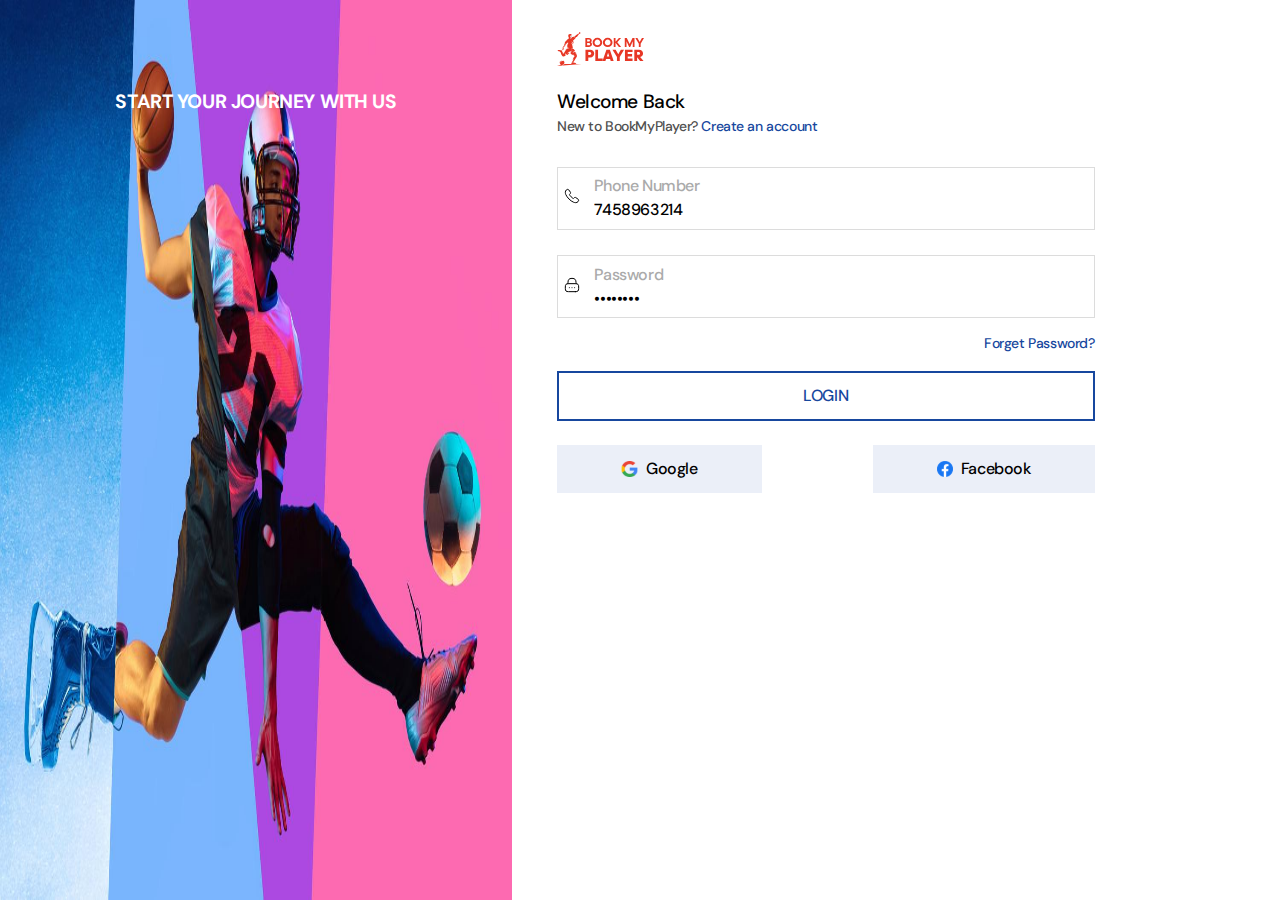
<file: index.html>
<!DOCTYPE html>
<html lang="en">
<head>
    <meta charset="UTF-8">
    <meta name="viewport" content="width=device-width, initial-scale=1.0">
    <title>Document</title>
    <link rel="stylesheet" href="login_desktop.css">
    <!-- font dm sans link  -->

    <link rel="preconnect" href="https://fonts.googleapis.com">
    <link rel="preconnect" href="https://fonts.gstatic.com" crossorigin>
    <link href="https://fonts.googleapis.com/css2?family=DM+Sans:opsz@9..40&display=swap" rel="stylesheet">
</head>
<body>
    <main class="login_desktop_container">
        <div class="login_img">
            <img src="player.png" alt="" class="player_img">
                <p class="common-fonts login_note">start your journey with us</p>
        </div>
        <div class="section_right">
            <img src="logo.svg" alt="" class="login_logo">
            <p class="common-fonts login_welcome">Welcome Back</p>
            <p class="common-fonts login_create_acc">New to BookMyPlayer? <span>Create an account</span> </p>
            <div class="login_fields">
                <div class="main-card-img">
                    <img src="phone.svg" alt="" class="login_icon">
                </div>
                <div class="login_username_section">
                    <label class="common-fonts login_username">Phone Number</label>
                    <input type="text" class="common-fonts login_username-input" value="7458963214">
                </div>
            </div>
            <div class="login_fields">
                <div class="main-card-img">
                    <img src="lock.svg" alt="" class="login_icon">
                </div>
                <div class="login_username_section">
                    <label class="common-fonts login_username">Password</label>
                    <input type="password" class="common-fonts login_username-input" value="password">
                </div>
            </div>
            <div class="login_forget">
                <p class="common-fonts login_forget_password">Forget Password?</p>
            </div>
            <div class="login_button">
                <button class="common-fonts login_btn_val">login</button>
        </div>

        <div class="login_media">
           <button class="login_media_btn common-fonts">  <img src="google.svg" alt=""> <span>Google</span> </button>
           <button class="login_media_btn common-fonts">  <img src="facebook.svg" alt=""> <span>Facebook</span> </button>
        </div>
        <div>

        </div>
        </div>
    </main>
</body>
</html>
</file>
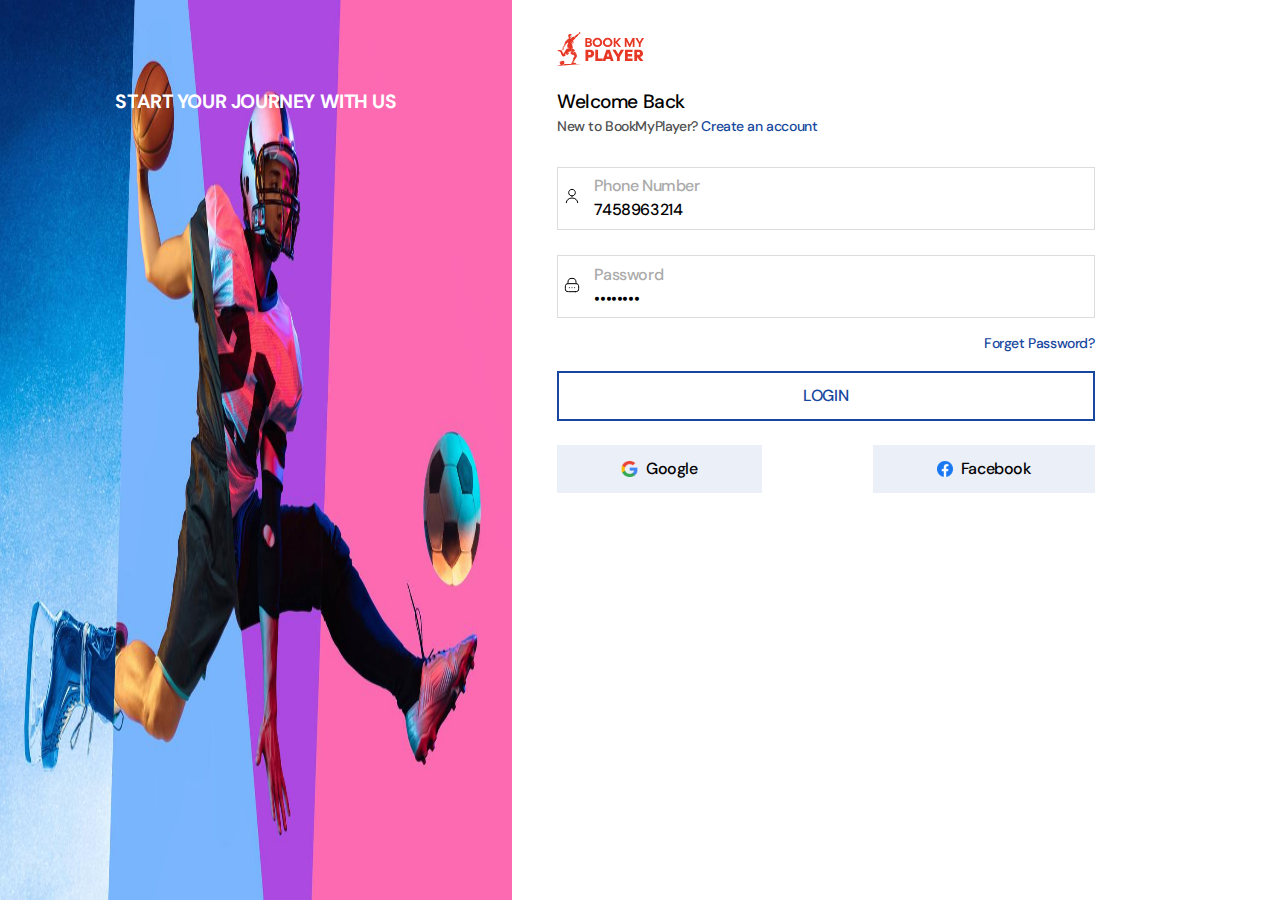
<file: login-desktop.html>
<!DOCTYPE html>
<html lang="en">
<head>
    <meta charset="UTF-8">
    <meta name="viewport" content="width=device-width, initial-scale=1.0">
    <title>Document</title>
    <link rel="stylesheet" href="login_desktop.css">
    <!-- font dm sans link  -->

    <link rel="preconnect" href="https://fonts.googleapis.com">
    <link rel="preconnect" href="https://fonts.gstatic.com" crossorigin>
    <link href="https://fonts.googleapis.com/css2?family=DM+Sans:opsz@9..40&display=swap" rel="stylesheet">
</head>
<body>
    <main class="login_desktop_container">
        <div class="login_img">
            <img src="player.png" alt="" class="player_img">
                <p class="common-fonts login_note">start your journey with us</p>
        </div>
        <div class="section_right">
            <img src="logo.svg" alt="" class="login_logo">
            <p class="common-fonts login_welcome">Welcome Back</p>
            <p class="common-fonts login_create_acc">New to BookMyPlayer? <span>Create an account</span> </p>
            <div class="login_fields">
                <div class="main-card-img">
                    <img src="user.svg" alt="" class="login_icon">
                </div>
                <div class="login_username_section">
                    <label class="common-fonts login_username">Phone Number</label>
                    <input type="text" class="common-fonts login_username-input" value="7458963214">
                </div>
            </div>
            <div class="login_fields">
                <div class="main-card-img">
                    <img src="lock.svg" alt="" class="login_icon">
                </div>
                <div class="login_username_section">
                    <label class="common-fonts login_username">Password</label>
                    <input type="password" class="common-fonts login_username-input" value="password">
                </div>
            </div>
            <div class="login_forget">
                <p class="common-fonts login_forget_password">Forget Password?</p>
            </div>
            <div class="login_button">
                <button class="common-fonts login_btn_val">login</button>
        </div>

        <div class="login_media">
           <button class="login_media_btn common-fonts">  <img src="google.svg" alt=""> <span>Google</span> </button>
           <button class="login_media_btn common-fonts">  <img src="facebook.svg" alt=""> <span>Facebook</span> </button>
        </div>
        <div>

        </div>
        </div>
    </main>
</body>
</html>
</file>
<file: login_desktop.css>
* {
    margin: 0;
    padding: 0;
    box-sizing: border-box;
}

/* general css start  */

:root {
    --white: #fff;
    --black: #000;
    --acc-color: #17479E;
    --border-color: #dcdcdc;
    --light-grey: #AAA;
    --active-bg: #C7DBFF;
    --search-bg: #fcfcfc;
    --btn-red: #E73725;
    --font-color: #505050;
    --light-bg: #f8f8f8;
    --save-btn: #077838;
}

.common-fonts {
    color: #000;
    font-family: DM Sans;
    font-size: 0.875rem;
    font-style: normal;
    font-weight: 500;
    line-height: 1.5rem;
    letter-spacing: -0.02563rem;
}

.login_desktop_container {
    display: flex;
    align-items: flex-start; /* Align items at the top of the container */
}

.login_img {
    position: relative;
    width: 40%;
}

.login_img img {
    width: 100%;
    height: 100vh;

}

.login_note {
    position: absolute;
    top: 10%;
    left: 50%; 
    transform: translateX(-50%); 
    font-size: 1.2rem;
    font-style: normal;
    font-weight: 700;
    text-transform: uppercase;
    color: var(--white); 
    text-align: center;
    width:100%;
}

.login_welcome{
    font-size: 1.2rem;
    margin-left: 2.81rem;
}

.login_create_acc{
    color:var(--font-color);
    margin-left: 2.81rem;
    margin-bottom: 1rem;
}

.login_create_acc span{
    color:var(--acc-color);
    cursor: pointer;
}

.section_right{
    width:60%;
}

.login_fields {
    border: 1px solid var(--border-color);
    display: flex;
    align-items: center;
    justify-content: start;
    margin:0.8rem 2.81rem;
    padding: 0.4rem;
    cursor: pointer;
    width:70%;
}

.login_icon {
    margin-right: 0.88rem;
}


.login_username_section {
    width: 100%;
}

.login_username {
    color: var(--light-grey);
    font-size: 1rem;
}

.login_username-input {
    font-size: 1rem;
    outline: none;
    border: none; 
    width: 100%;
}

.login_button {
    width: 70%; 
    border: 1px solid var(--acc-color);
    color: var(--acc-color);
    margin-left: 2.81rem;
}

.login_btn_val {
    text-align: center;
    width: 100%;
    height: 3rem;
    cursor: pointer;
    border: 1px solid var(--acc-color);
    color:var(--acc-color);
    background-color: var(--white);
    cursor: pointer;
    font-size: 1rem;
    text-transform: uppercase;
}

.login_btn_val:hover{
    color: var(--white);
    background-color: var(--acc-color);
    transition: all 0.5s ease-in-out;
    
}

.section_right{
    display: flex;
    flex-direction: column;
    justify-content: center;
    align-items: start;
}

.login_logo{
    margin-top: 2rem;
    margin-left: 2.81rem;
    margin-bottom: 1.5rem;
}

.login_forget{
    width: 70%;
   display: flex;
   justify-content: end;
   margin-left: 2.81rem;
   margin-bottom: 1rem;
   /* align-items: center; */
}

.login_forget_password{
    color:var(--acc-color);
}

.login_media{
    width:70%;
    display: flex;
    justify-content: space-between;
    align-items: center;
    margin-left: 2.81rem;

}

.login_media_btn{
    background-color: #EBEFF8;
    padding: 0.75rem 4rem;
    display: flex;
    justify-content: center;
    align-items: center;
    border: none;
    margin-top: 1.5rem;
    font-size: 1rem;
    cursor: pointer;
}

.login_media_btn img{
    margin-right: 0.5rem;
}
</file>
